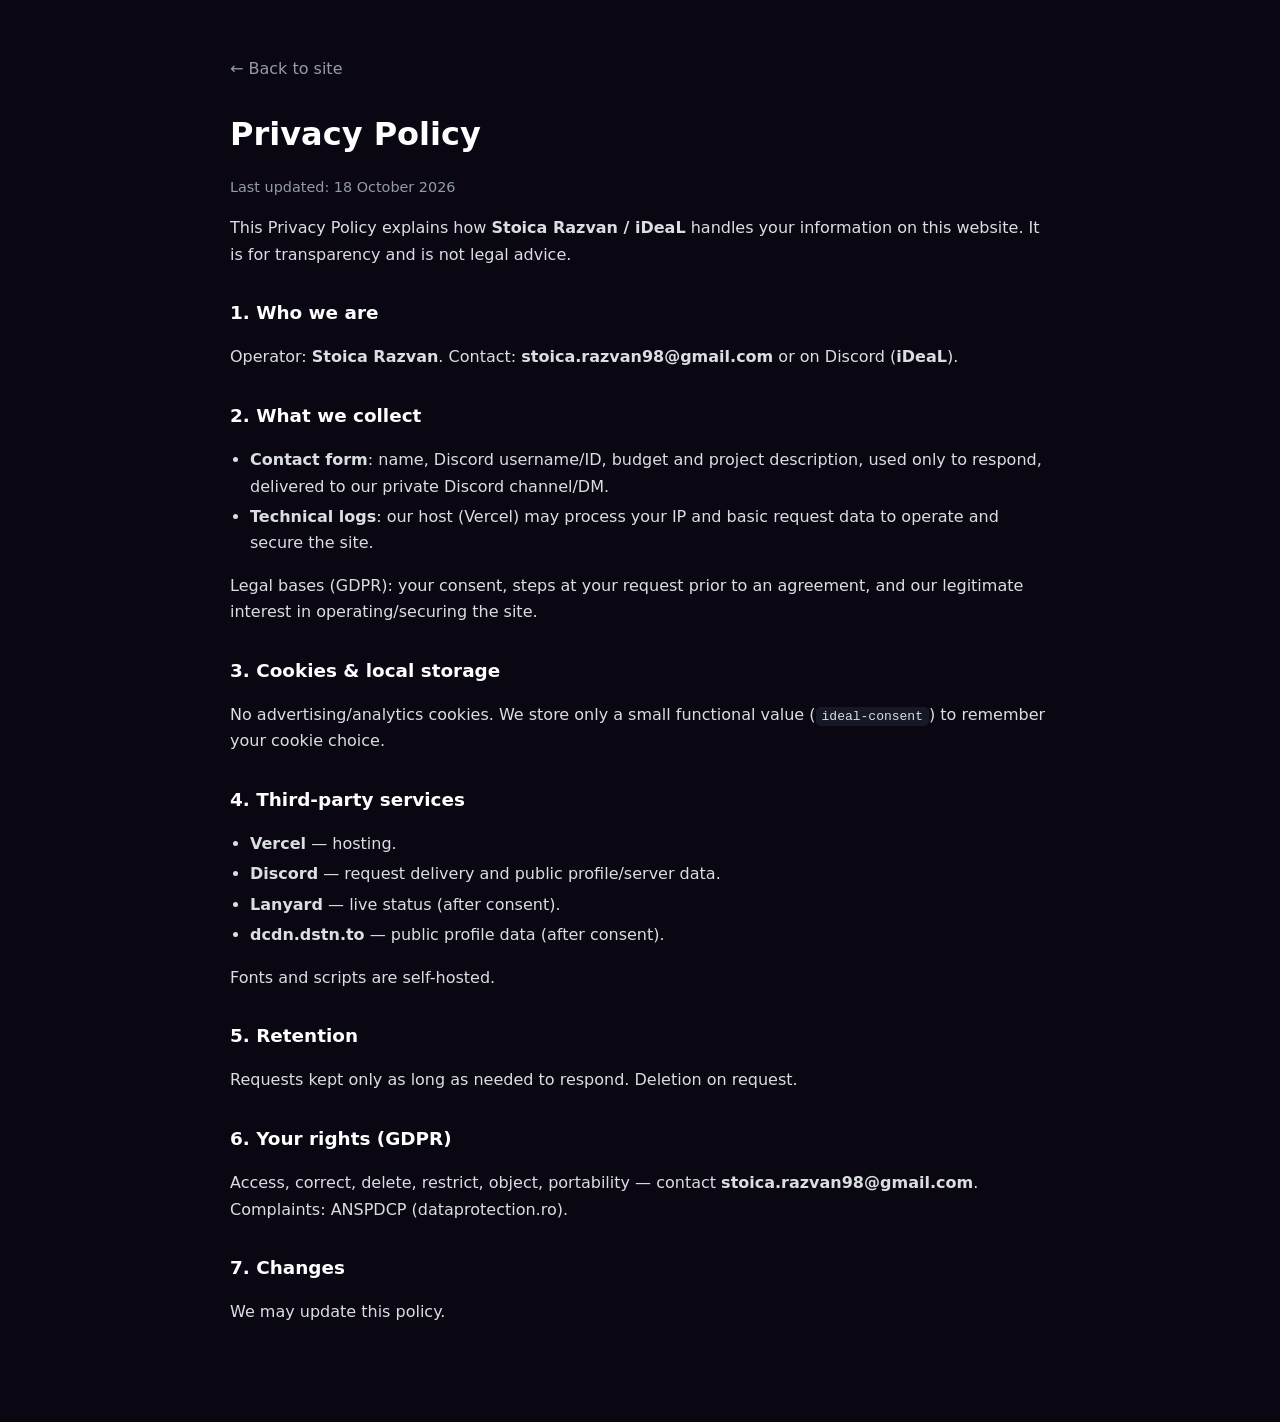
<file: privacy.html>
<!DOCTYPE html><html lang="en"><head><meta charset="UTF-8"><meta name="viewport" content="width=device-width, initial-scale=1"><title>Privacy Policy — iDeaL</title><style>body{margin:0;background:#0a0713;color:#dbdee1;font-family:system-ui,-apple-system,Segoe UI,Roboto,sans-serif;line-height:1.65}.wrap{max-width:820px;margin:0 auto;padding:56px 22px 80px}a{color:#a6b0ff}h1{font-size:2rem;margin:0 0 6px;color:#fff}h2{color:#fff;font-size:1.15rem;margin:30px 0 8px}.muted{color:#949ba4;font-size:.9rem}.back{display:inline-block;margin-bottom:26px;color:#949ba4;text-decoration:none}ul{padding-left:20px}li{margin:4px 0}code{background:#161826;padding:2px 6px;border-radius:5px}</style></head><body><div class="wrap">
<a class="back" href="index.html">← Back to site</a><h1>Privacy Policy</h1><p class="muted">Last updated: 18 October 2026</p>
<p>This Privacy Policy explains how <strong>Stoica Razvan / iDeaL</strong> handles your information on this website. It is for transparency and is not legal advice.</p>
<h2>1. Who we are</h2><p>Operator: <strong>Stoica Razvan</strong>. Contact: <strong>stoica.razvan98@gmail.com</strong> or on Discord (<strong>iDeaL</strong>).</p>
<h2>2. What we collect</h2><ul><li><strong>Contact form</strong>: name, Discord username/ID, budget and project description, used only to respond, delivered to our private Discord channel/DM.</li><li><strong>Technical logs</strong>: our host (Vercel) may process your IP and basic request data to operate and secure the site.</li></ul>
<p>Legal bases (GDPR): your consent, steps at your request prior to an agreement, and our legitimate interest in operating/securing the site.</p>
<h2>3. Cookies &amp; local storage</h2><p>No advertising/analytics cookies. We store only a small functional value (<code>ideal-consent</code>) to remember your cookie choice.</p>
<h2>4. Third-party services</h2><ul><li><strong>Vercel</strong> — hosting.</li><li><strong>Discord</strong> — request delivery and public profile/server data.</li><li><strong>Lanyard</strong> — live status (after consent).</li><li><strong>dcdn.dstn.to</strong> — public profile data (after consent).</li></ul><p>Fonts and scripts are self-hosted.</p>
<h2>5. Retention</h2><p>Requests kept only as long as needed to respond. Deletion on request.</p>
<h2>6. Your rights (GDPR)</h2><p>Access, correct, delete, restrict, object, portability — contact <strong>stoica.razvan98@gmail.com</strong>. Complaints: ANSPDCP (dataprotection.ro).</p>
<h2>7. Changes</h2><p>We may update this policy.</p></div></body></html>
</file>
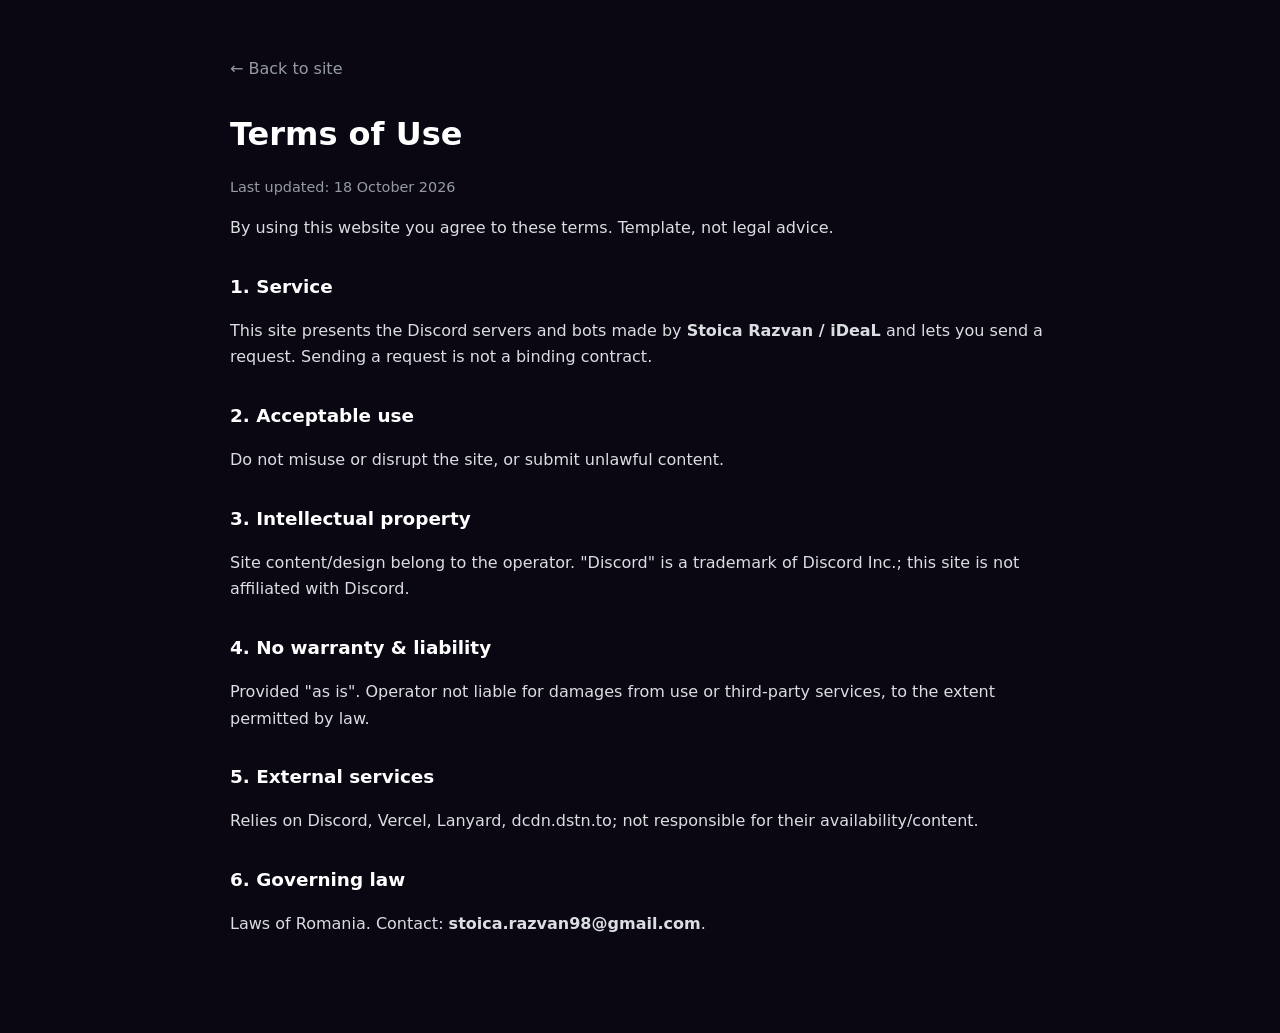
<file: terms.html>
<!DOCTYPE html><html lang="en"><head><meta charset="UTF-8"><meta name="viewport" content="width=device-width, initial-scale=1"><title>Terms — iDeaL</title><style>body{margin:0;background:#0a0713;color:#dbdee1;font-family:system-ui,-apple-system,Segoe UI,Roboto,sans-serif;line-height:1.65}.wrap{max-width:820px;margin:0 auto;padding:56px 22px 80px}a{color:#a6b0ff}h1{font-size:2rem;margin:0 0 6px;color:#fff}h2{color:#fff;font-size:1.15rem;margin:30px 0 8px}.muted{color:#949ba4;font-size:.9rem}.back{display:inline-block;margin-bottom:26px;color:#949ba4;text-decoration:none}ul{padding-left:20px}li{margin:4px 0}code{background:#161826;padding:2px 6px;border-radius:5px}</style></head><body><div class="wrap">
<a class="back" href="index.html">← Back to site</a><h1>Terms of Use</h1><p class="muted">Last updated: 18 October 2026</p>
<p>By using this website you agree to these terms. Template, not legal advice.</p>
<h2>1. Service</h2><p>This site presents the Discord servers and bots made by <strong>Stoica Razvan / iDeaL</strong> and lets you send a request. Sending a request is not a binding contract.</p>
<h2>2. Acceptable use</h2><p>Do not misuse or disrupt the site, or submit unlawful content.</p>
<h2>3. Intellectual property</h2><p>Site content/design belong to the operator. "Discord" is a trademark of Discord Inc.; this site is not affiliated with Discord.</p>
<h2>4. No warranty &amp; liability</h2><p>Provided "as is". Operator not liable for damages from use or third-party services, to the extent permitted by law.</p>
<h2>5. External services</h2><p>Relies on Discord, Vercel, Lanyard, dcdn.dstn.to; not responsible for their availability/content.</p>
<h2>6. Governing law</h2><p>Laws of Romania. Contact: <strong>stoica.razvan98@gmail.com</strong>.</p></div></body></html>
</file>
